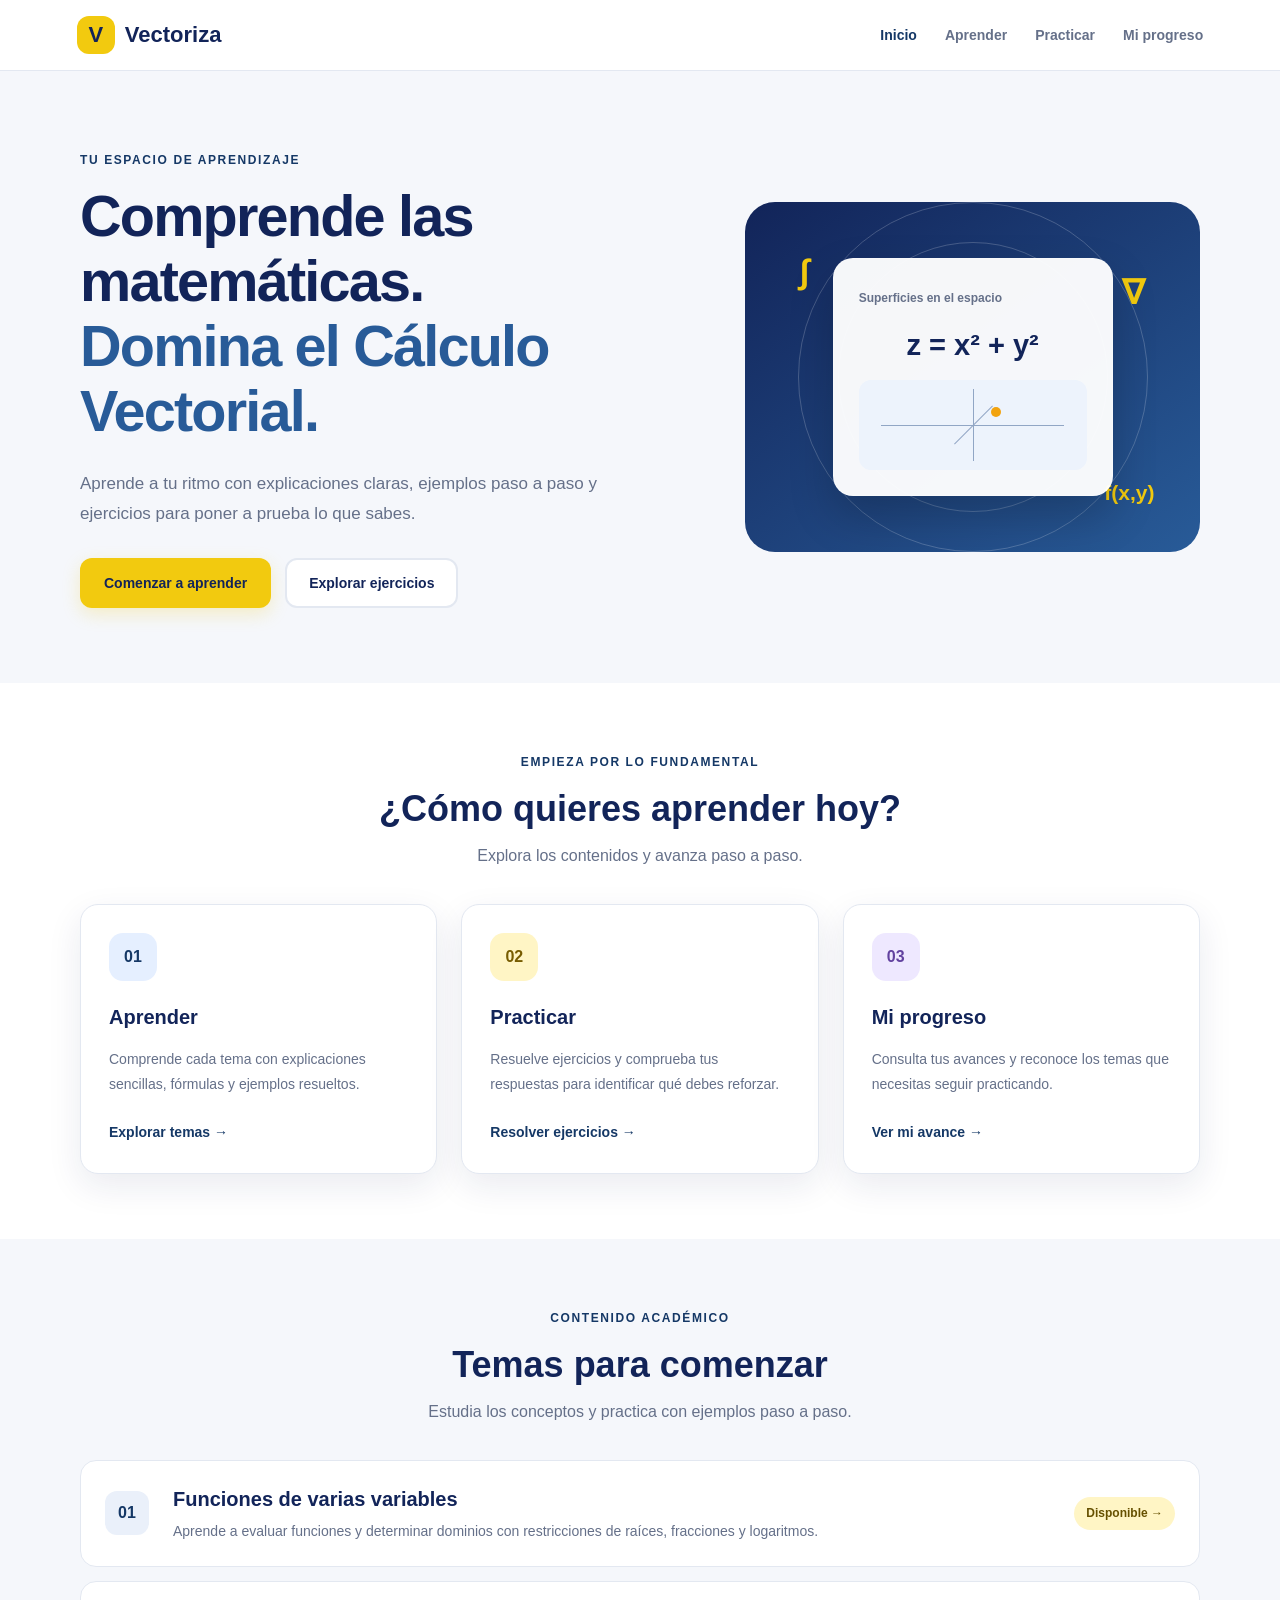
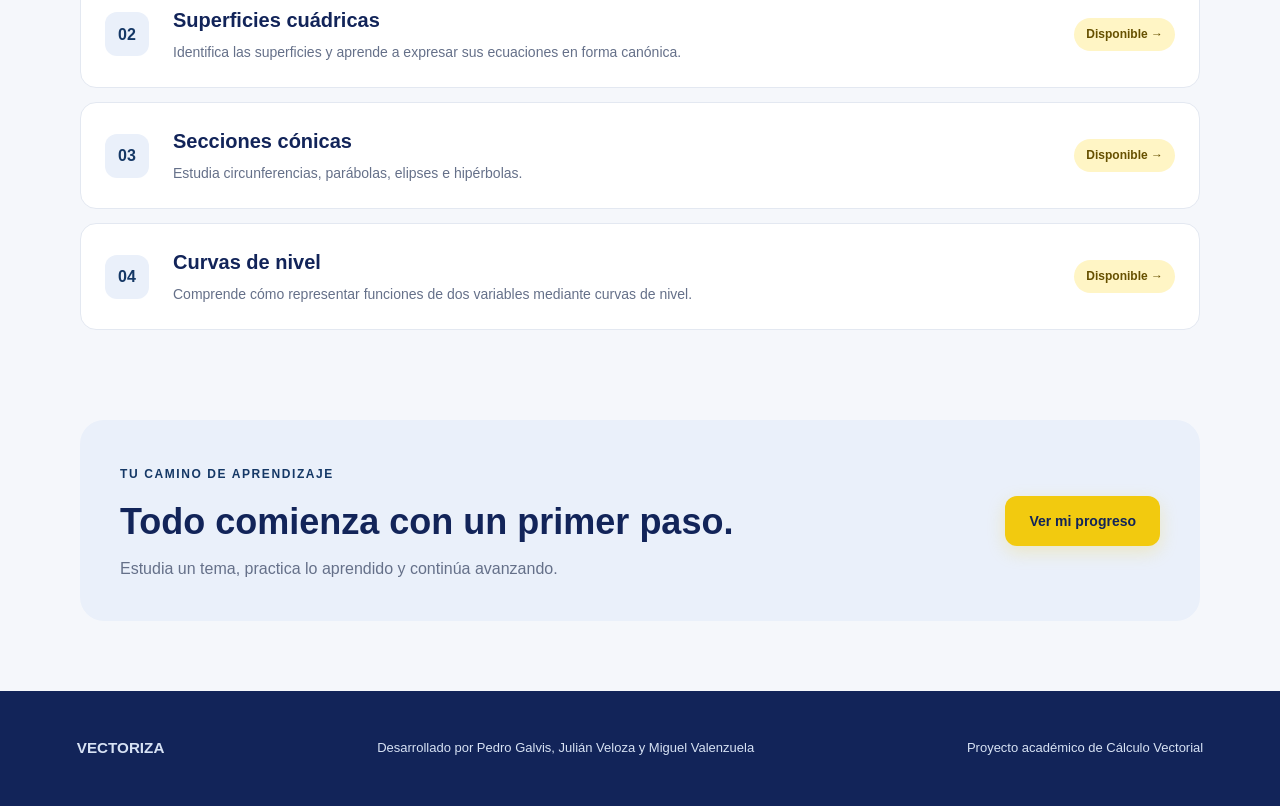
<file: index.html>
<!DOCTYPE html>
<html lang="es">
<head>
    <meta charset="UTF-8">
    <meta name="viewport" content="width=device-width, initial-scale=1.0">
    <meta name="description" content="Aprende Cálculo Vectorial con explicaciones, ejemplos y ejercicios interactivos.">
    <title>Vectoriza | Aprende Cálculo Vectorial</title>
    <link rel="stylesheet" href="css/styles.css">
    <script src="js/script.js" defer></script>
</head>
<body>
    <header class="navbar">
        <a href="#inicio" class="logo">
            <span class="logo-icon">V</span>
            <span>Vectoriza</span>
        </a>

        <nav class="nav-links">
            <a href="#inicio" class="active">Inicio</a>
            <a href="#aprender">Aprender</a>
            <a href="#practicar">Practicar</a>
            <a href="progreso.html">Mi progreso</a>
        </nav>
    </header>

    <main>
        <section class="hero" id="inicio">
            <div class="hero-content">
                <span class="eyebrow">TU ESPACIO DE APRENDIZAJE</span>

                <h1>
                    Comprende las matemáticas.<br>
                    <span>Domina el Cálculo Vectorial.</span>
                </h1>

                <p>
                    Aprende a tu ritmo con explicaciones claras,
                    ejemplos paso a paso y ejercicios para poner
                    a prueba lo que sabes.
                </p>

                <div class="hero-actions">
                    <a href="#aprender" class="btn btn-primary">
                        Comenzar a aprender
                    </a>

                    <a href="#practicar" class="btn btn-secondary">
                        Explorar ejercicios
                    </a>
                </div>
            </div>

            <div class="hero-visual" aria-label="Ilustración matemática">
                <div class="orbit orbit-one"></div>
                <div class="orbit orbit-two"></div>
                <div class="math-symbol symbol-one">∫</div>
                <div class="math-symbol symbol-two">∇</div>
                <div class="math-symbol symbol-three">f(x,y)</div>

                <div class="math-card">
                    <span>Superficies en el espacio</span>
                    <div class="equation">z = x² + y²</div>

                    <div class="mini-graph">
                        <div class="graph-axis axis-x"></div>
                        <div class="graph-axis axis-y"></div>
                        <div class="graph-axis axis-z"></div>
                        <div class="graph-point"></div>
                    </div>
                </div>
            </div>
        </section>

        <section class="learning-section" id="aprender">
            <div class="section-heading">
                <span class="eyebrow">EMPIEZA POR LO FUNDAMENTAL</span>
                <h2>¿Cómo quieres aprender hoy?</h2>
                <p>Explora los contenidos y avanza paso a paso.</p>
            </div>

            <div class="feature-grid">
                <article class="feature-card" id="lecciones">
                    <div class="feature-icon icon-blue">01</div>
                    <h3>Aprender</h3>
                    <p>
                        Comprende cada tema con explicaciones sencillas,
                        fórmulas y ejemplos resueltos.
                    </p>
                    <a href="#temas">Explorar temas <span>→</span></a>
                </article>

                <article class="feature-card" id="practicar">
                    <div class="feature-icon icon-yellow">02</div>
                    <h3>Practicar</h3>
                    <p>
                        Resuelve ejercicios y comprueba tus respuestas
                        para identificar qué debes reforzar.
                    </p>
                    <a href="#temas">Resolver ejercicios <span>→</span></a>
                </article>

                <article class="feature-card" id="progreso">
                    <div class="feature-icon icon-purple">03</div>
                    <h3>Mi progreso</h3>
                    <p>
                        Consulta tus avances y reconoce los temas
                        que necesitas seguir practicando.
                    </p>
                    <a href="progreso.html">Ver mi avance <span>→</span></a>
                </article>
            </div>
        </section>

        <section class="topics-section" id="temas">
            <div class="section-heading">
                <span class="eyebrow">CONTENIDO ACADÉMICO</span>
                <h2>Temas para comenzar</h2>
                <p>Estudia los conceptos y practica con ejemplos paso a paso.</p>
            </div>

            <div class="topic-list">
                <article class="topic-item">
                    <span class="topic-number">01</span>

                    <div>
                        <h3>Funciones de varias variables</h3>
                        <p>
                            Aprende a evaluar funciones y determinar dominios
                            con restricciones de raíces, fracciones y logaritmos.
                        </p>
                    </div>

                    <a class="topic-status topic-link" href="funciones.html">
                        Disponible →
                    </a>
                </article>

                <article class="topic-item">
                    <span class="topic-number">02</span>

                    <div>
                        <h3>Superficies cuádricas</h3>
                        <p>
                            Identifica las superficies y aprende a expresar
                            sus ecuaciones en forma canónica.
                        </p>
                    </div>

                    <a class="topic-status topic-link" href="cuadricas.html">
                        Disponible →
                    </a>
                </article>

                <article class="topic-item">
                    <span class="topic-number">03</span>

                    <div>
                        <h3>Secciones cónicas</h3>
                        <p>
                            Estudia circunferencias, parábolas,
                            elipses e hipérbolas.
                        </p>
                    </div>

                    <a class="topic-status topic-link" href="conicas.html">
                        Disponible →
                    </a>
                </article>

                <article class="topic-item">
                    <span class="topic-number">04</span>

                    <div>
                        <h3>Curvas de nivel</h3>
                        <p>
                            Comprende cómo representar funciones de dos
                            variables mediante curvas de nivel.
                        </p>
                    </div>

                    <a class="topic-status topic-link" href="curvas.html">
                        Disponible →
                    </a>
                </article>
            </div>
        </section>

        <section class="progress-section" id="progreso-info">
            <div>
                <span class="eyebrow">TU CAMINO DE APRENDIZAJE</span>
                <h2>Todo comienza con un primer paso.</h2>
                <p>
                    Estudia un tema, practica lo aprendido y continúa avanzando.
                </p>
            </div>

            <a href="progreso.html" class="btn btn-primary">
                Ver mi progreso
            </a>
        </section>
    </main>

<footer class="footer">

    <h3>VECTORIZA</h3>
    <p>Desarrollado por Pedro Galvis, Julián Veloza y Miguel Valenzuela</p>
    <p>Proyecto académico de Cálculo Vectorial</p>
    
</footer>
</body>
</html>
</file>
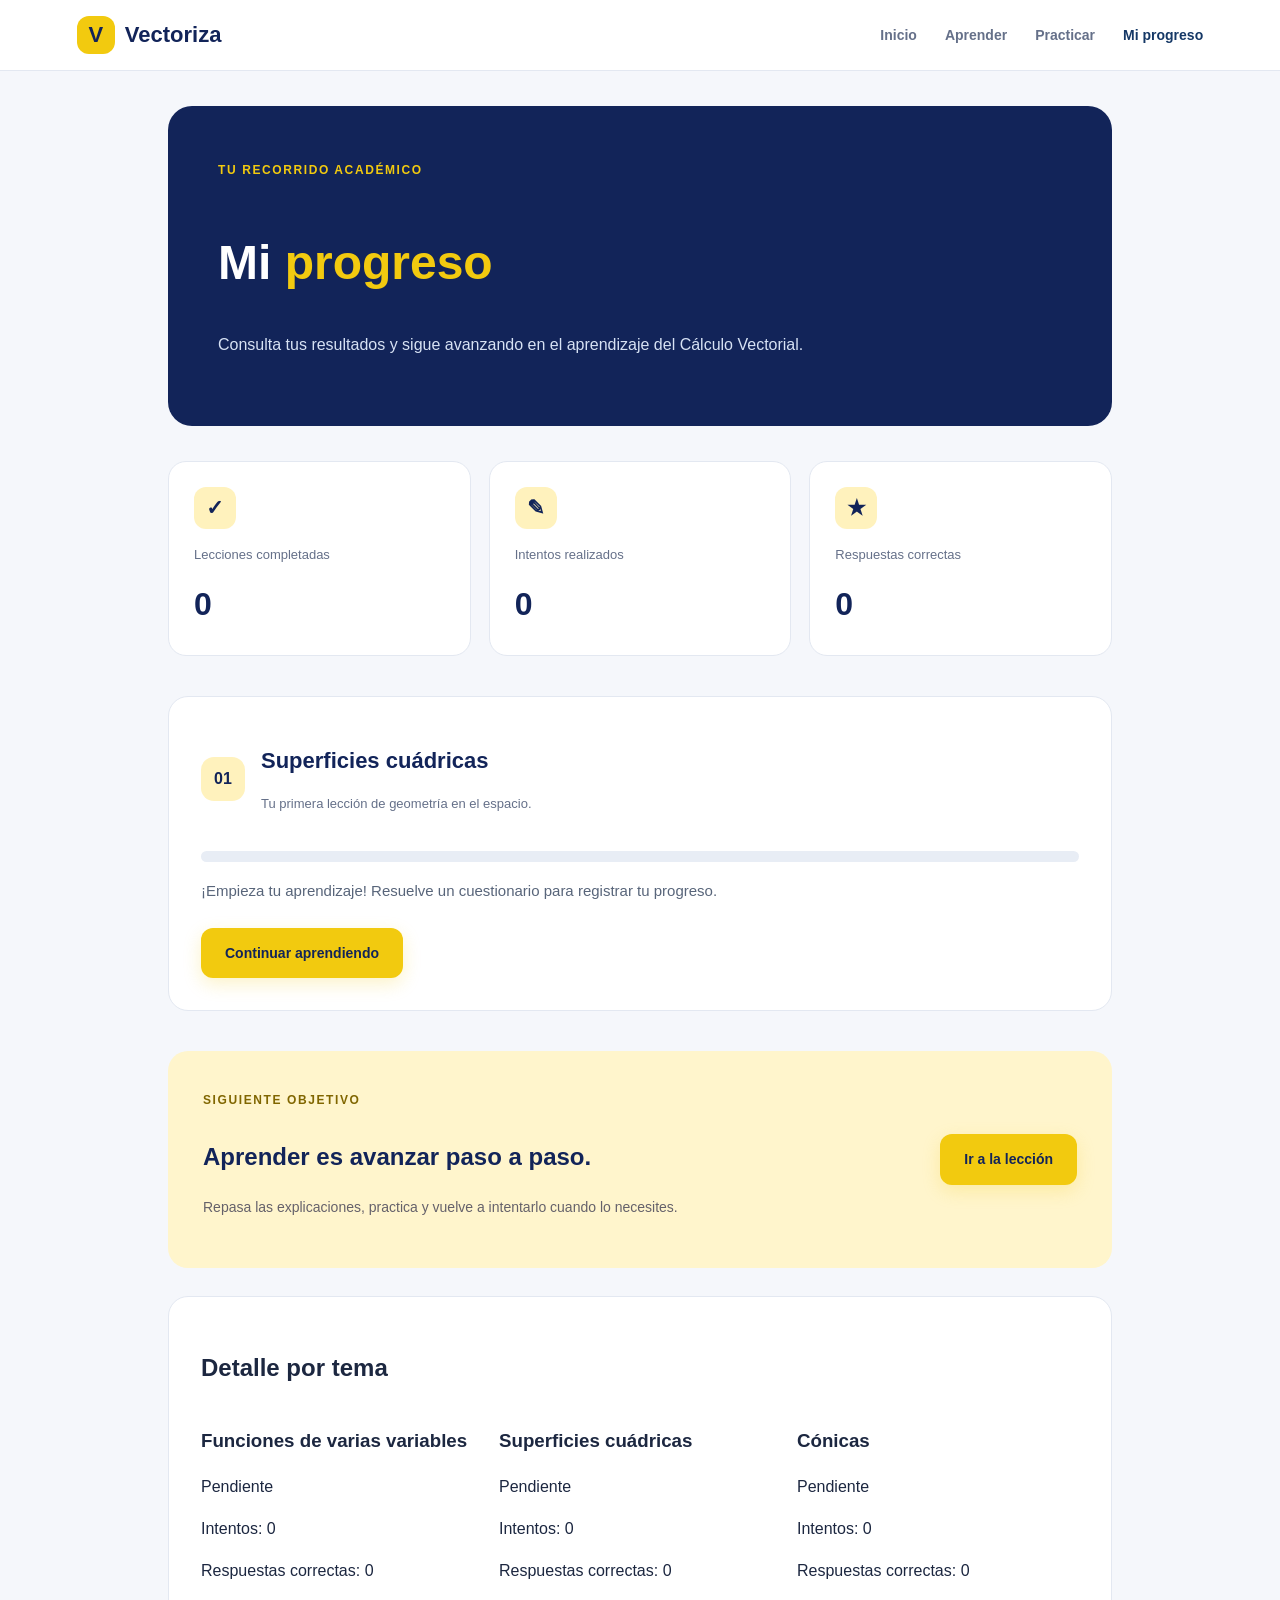
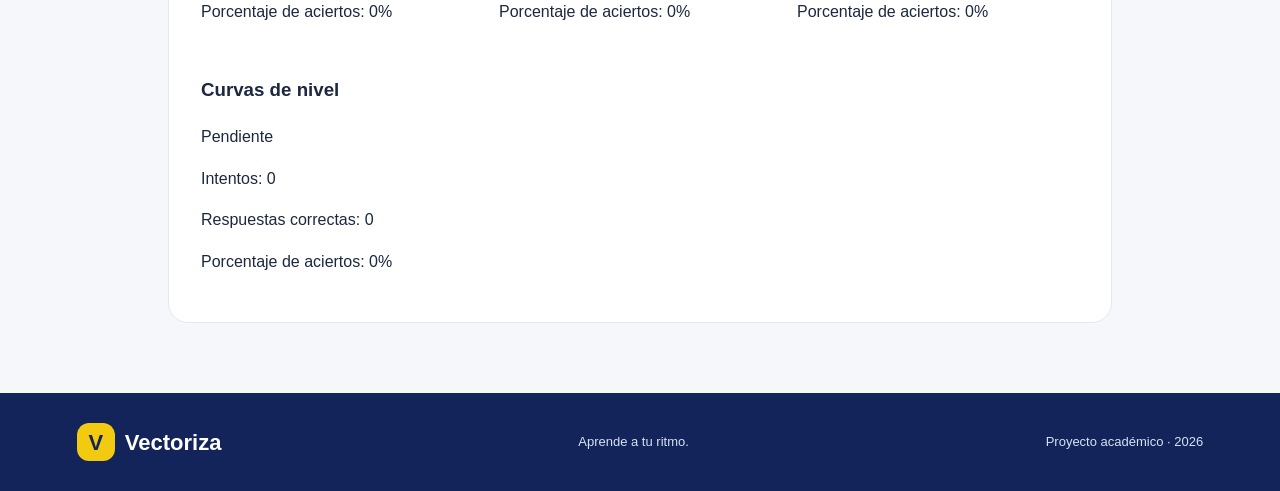
<file: progreso.html>
<!DOCTYPE html>
<html lang="es">
<head>
    <meta charset="UTF-8">
    <meta name="viewport" content="width=device-width, initial-scale=1.0">
    <meta name="description" content="Consulta tu avance en Vectoriza.">
    <title>Mi progreso | Vectoriza</title>
    <link rel="stylesheet" href="css/styles.css">
    <script src="js/script.js" defer></script>
</head>
<body>
    <header class="navbar">
        <a href="index.html" class="logo">
            <span class="logo-icon">V</span>
            <span>Vectoriza</span>
        </a>
        <nav class="nav-links">
            <a href="index.html">Inicio</a>
            <a href="cuadricas.html">Aprender</a>
            <a href="cuadricas.html#practica">Practicar</a>
            <a href="progreso.html" class="active">Mi progreso</a>
        </nav>
    </header>

    <main class="lesson-container">
        <section class="lesson-hero">
            <span class="eyebrow">TU RECORRIDO ACADÉMICO</span>
            <h1>Mi <span>progreso</span></h1>
            <p>
                Consulta tus resultados y sigue avanzando en el aprendizaje
                del Cálculo Vectorial.
            </p>
        </section>

        <section class="progress-dashboard">
            <article class="progress-stat">
                <span class="stat-icon">✓</span>
                <p>Lecciones completadas</p>
                <strong id="completed-count">0</strong>
            </article>

            <article class="progress-stat">
                <span class="stat-icon">✎</span>
                <p>Intentos realizados</p>
                <strong id="attempt-count">0</strong>
            </article>

            <article class="progress-stat">
                <span class="stat-icon">★</span>
                <p>Respuestas correctas</p>
                <strong id="correct-count">0</strong>
            </article>
        </section>

        <section class="lesson-block">
            <div class="lesson-heading">
                <span class="lesson-number">01</span>
                <div>
                    <h2>Superficies cuádricas</h2>
                    <p>Tu primera lección de geometría en el espacio.</p>
                </div>
            </div>

            <div class="progress-track">
                <div class="progress-fill" id="lesson-progress-fill"></div>
            </div>

            <p class="progress-description" id="lesson-progress-text">
                Todavía no has completado esta lección.
            </p>

            <a href="cuadricas.html" class="btn btn-primary">
                Continuar aprendiendo
            </a>
        </section>

        <section class="lesson-finish">
            <div>
                <span class="eyebrow">SIGUIENTE OBJETIVO</span>
                <h2>Aprender es avanzar paso a paso.</h2>
                <p>Repasa las explicaciones, practica y vuelve a intentarlo cuando lo necesites.</p>
            </div>
            <a href="cuadricas.html" class="btn btn-primary">Ir a la lección</a>
        </section>
    
        <section class="lesson-block progress-details-section">
            <h2>Detalle por tema</h2>
            <div id="progress-details" class="progress-details"></div>
        </section>

    </main>

    <footer class="footer">
        <a href="index.html" class="logo">
            <span class="logo-icon">V</span>
            <span>Vectoriza</span>
        </a>
        <p>Aprende a tu ritmo.</p>
        <span>Proyecto académico · 2026</span>
    </footer>
    <script src="js/progreso.js" defer></script>
</body>
</html>
</file>
<file: css/styles.css>
/* Lecciones de Vectoriza */
.lesson-container {
    max-width: 1000px;
    margin: 0 auto;
    padding: 35px 28px 70px;
}

.back-link {
    display: inline-block;
    margin-bottom: 25px;
    color: #285b98;
    font-size: 14px;
    font-weight: 700;
}

.lesson-hero {
    padding: 50px;
    background: var(--navy);
    color: var(--white);
    border-radius: 24px;
}

.lesson-hero .eyebrow {
    color: var(--yellow);
}

.lesson-hero h1 {
    font-family: 'Manrope', sans-serif;
    font-size: clamp(32px, 5vw, 48px);
    line-height: 1.2;
}

.lesson-hero h1 span {
    color: var(--yellow);
}

.lesson-hero > p {
    max-width: 650px;
    margin-top: 18px;
    color: #d7e2f4;
    line-height: 1.8;
}

.lesson-tags {
    display: flex;
    flex-wrap: wrap;
    gap: 10px;
    margin-top: 25px;
}

.lesson-tags span {
    padding: 7px 12px;
    color: #edf3ff;
    background: #263a6c;
    border: 1px solid #40517f;
    border-radius: 30px;
    font-size: 12px;
}

.lesson-block {
    margin-top: 40px;
    padding: 32px;
    background: var(--white);
    border: 1px solid var(--border);
    border-radius: 20px;
}

.lesson-heading {
    display: flex;
    align-items: center;
    gap: 16px;
    margin-bottom: 23px;
}

.lesson-number,
.step-index {
    flex-shrink: 0;
    display: grid;
    place-items: center;
    width: 44px;
    height: 44px;
    color: var(--navy);
    background: #fff2bd;
    border-radius: 13px;
    font-weight: 800;
}

.lesson-heading h2 {
    color: var(--navy);
    font-family: 'Manrope', sans-serif;
    font-size: 22px;
    line-height: 1.3;
}

.lesson-heading p {
    margin-top: 4px;
    color: var(--muted);
    font-size: 13px;
}

.lesson-block > p {
    color: #58657a;
    font-size: 15px;
    line-height: 1.9;
}

.formula-card {
    margin-top: 24px;
    padding: 25px;
    text-align: center;
    background: #f2f6fc;
    border: 1px solid #e3ebf7;
    border-radius: 16px;
}

.formula-card > span,
.step-label {
    color: #285b98;
    font-size: 11px;
    font-weight: 800;
    letter-spacing: 1.3px;
}

.formula {
    margin: 16px 0;
    color: var(--navy);
    font-family: 'Manrope', sans-serif;
    font-size: clamp(19px, 3vw, 27px);
    font-weight: 800;
    overflow-wrap: anywhere;
}

.formula-card > p {
    color: var(--muted);
    font-size: 13px;
}

.worked-example {
    padding: 28px;
    background: #fbfcff;
    border: 1px solid var(--border);
    border-radius: 16px;
}

.worked-example > h3 {
    margin-top: 10px;
    color: var(--navy);
    font-size: 20px;
}

.solution-step {
    display: flex;
    align-items: flex-start;
    gap: 15px;
    padding: 23px 0;
    border-top: 1px solid var(--border);
}

.solution-step:first-of-type {
    margin-top: 20px;
}

.step-index {
    width: 34px;
    height: 34px;
    background: var(--blue-light);
    border-radius: 10px;
    font-size: 13px;
}

.solution-step h4 {
    color: var(--navy);
    font-size: 15px;
}

.solution-step p {
    margin-top: 6px;
    color: var(--muted);
    font-size: 14px;
    line-height: 1.7;
}

.formula-small {
    margin: 12px 0 0;
    font-size: clamp(17px, 2.5vw, 22px);
}

.answer-note {
    margin-top: 13px;
    padding: 15px;
    color: #234f3a;
    background: #eaf7ef;
    border-radius: 10px;
    font-size: 14px;
    line-height: 1.7;
}

.quiz-card {
    padding: 28px;
    background: #fbfcff;
    border: 1px solid var(--border);
    border-radius: 16px;
}

.quiz-card h3 {
    margin-top: 12px;
    color: var(--navy);
    font-size: 20px;
}

.quiz-options {
    display: grid;
    gap: 12px;
    margin: 25px 0 18px;
}

.quiz-option {
    padding: 15px 17px;
    color: var(--text);
    background: var(--white);
    border: 1px solid #dce3ee;
    border-radius: 12px;
    text-align: left;
    font: inherit;
    font-size: 14px;
    cursor: pointer;
    transition: border-color 0.2s, background 0.2s;
}

.quiz-option:hover {
    border-color: #7394c4;
    background: #f2f6fc;
}

.quiz-option.selected {
    border: 2px solid #285b98;
    background: #eaf1fb;
}

.quiz-option.correct {
    border: 2px solid #278354;
    background: #eaf7ef;
}

.quiz-option.incorrect {
    border: 2px solid #c64b4b;
    background: #fff0f0;
}

.quiz-feedback {
    margin: 16px 0;
    color: var(--muted);
    font-size: 14px;
    line-height: 1.7;
}

.quiz-feedback.success {
    color: #237347;
}

.quiz-feedback.error {
    color: #a63434;
}

.quiz-card .btn {
    margin: 5px 6px 0 0;
    border: 0;
    cursor: pointer;
    font-family: inherit;
}

.lesson-finish {
    margin-top: 40px;
    padding: 35px;
    display: flex;
    align-items: center;
    justify-content: space-between;
    gap: 25px;
    background: #fff5cc;
    border-radius: 20px;
}

.lesson-finish .eyebrow {
    color: #806600;
    margin-bottom: 8px;
}

.lesson-finish h2 {
    color: var(--navy);
    font-family: 'Manrope', sans-serif;
    font-size: 24px;
}

.lesson-finish p {
    max-width: 550px;
    margin-top: 8px;
    color: #65616a;
    font-size: 14px;
}

@media (max-width: 650px) {
    .lesson-container {
        padding: 25px 16px 45px;
    }

    .lesson-hero {
        padding: 30px 24px;
    }

    .lesson-block,
    .worked-example,
    .quiz-card {
        padding: 22px 18px;
    }

    .lesson-heading h2 {
        font-size: 19px;
    }

    .lesson-finish {
        align-items: flex-start;
        flex-direction: column;
        padding: 27px 22px;
    }

    .solution-step {
        gap: 10px;
    }
}

/* Panel de progreso */
.progress-dashboard {
    display: grid;
    grid-template-columns: repeat(3, minmax(0, 1fr));
    gap: 18px;
    margin-top: 35px;
}

.progress-stat {
    padding: 25px;
    background: var(--white);
    border: 1px solid var(--border);
    border-radius: 18px;
}

.stat-icon {
    display: grid;
    place-items: center;
    width: 42px;
    height: 42px;
    margin-bottom: 16px;
    color: var(--navy);
    background: #fff2bd;
    border-radius: 12px;
    font-size: 21px;
    font-weight: 800;
}

.progress-stat p {
    color: var(--muted);
    font-size: 13px;
}

.progress-stat strong {
    display: block;
    margin-top: 5px;
    color: var(--navy);
    font-family: 'Manrope', sans-serif;
    font-size: 32px;
}

.progress-track {
    width: 100%;
    height: 11px;
    margin: 20px 0 12px;
    overflow: hidden;
    background: #e8edf5;
    border-radius: 20px;
}

.progress-fill {
    width: 0;
    height: 100%;
    background: #2c8a60;
    border-radius: inherit;
    transition: width 0.3s ease;
}

.progress-description {
    margin-bottom: 22px;
    color: var(--muted);
    font-size: 14px;
}

@media (max-width: 650px) {
    .progress-dashboard {
        grid-template-columns: 1fr;
    }

    .progress-stat {
        padding: 20px;
    }
}

/* Catálogo de secciones cónicas */
.conic-grid {
    display: grid;
    grid-template-columns: repeat(2, minmax(0, 1fr));
    gap: 18px;
    margin-top: 30px;
}

.conic-card {
    padding: 26px;
    background: var(--white);
    border: 1px solid var(--border);
    border-radius: 18px;
    transition: transform 0.2s ease, box-shadow 0.2s ease;
}

.conic-card:hover {
    transform: translateY(-3px);
    box-shadow: var(--shadow);
}

.conic-symbol {
    width: 52px;
    height: 52px;
    display: grid;
    place-items: center;
    color: var(--navy);
    background: #fff2bd;
    border-radius: 15px;
    font-family: Georgia, serif;
    font-size: 30px;
}

.conic-card h3 {
    margin-top: 17px;
    color: var(--navy);
    font-family: 'Manrope', sans-serif;
    font-size: 19px;
}

.conic-card p {
    color: var(--muted);
    font-size: 14px;
    line-height: 1.8;
}

.conic-card .formula {
    min-height: 50px;
    display: flex;
    align-items: center;
}

@media (max-width: 650px) {
    .conic-grid {
        grid-template-columns: 1fr;
    }
}

/* Enlaces a lecciones disponibles */
.topic-link {
    display: inline-block;
    text-decoration: none;
    cursor: pointer;
    transition: transform 0.2s ease, background-color 0.2s ease;
}

.topic-link:hover {
    transform: translateY(-2px);
    background-color: var(--blue-light);
}

/* Acciones de los cuestionarios */
.quiz-actions {
    display: flex;
    flex-wrap: wrap;
    gap: 12px;
    margin-top: 18px;
}

.button-secondary {
    background: var(--blue-light);
    color: var(--blue);
    border: 1px solid var(--border);
}

.button-secondary:hover {
    filter: brightness(0.97);
}

.quiz-option:disabled {
    cursor: default;
    opacity: 1;
}

@media (max-width: 600px) {
    .quiz-actions {
        flex-direction: column;
    }
}

/* Detalle de resultados por tema */
.progress-details {
    display: grid;
    grid-template-columns: repeat(auto-fit, minmax(220px, 1fr));
    gap: 16px;
    margin-top: 18px;
}

.progress-detail-item {
    padding: 20px;
    background: var(--white);
    border: 1px solid var(--border);
    border-radius: var(--radius);
}

.progress-detail-item h3 {
    margin: 0 0 10px;
    color: var(--blue);
}

.progress-detail-item p {
    margin: 0;
    color: var(--muted);
    line-height: 1.6;
}

.progress-details-section {
    margin-top: 28px;
}

/* Explorador interactivo de curvas de nivel */
.level-controls {
    display: flex;
    align-items: center;
    flex-wrap: wrap;
    gap: 14px;
    margin: 22px 0;
}

.level-controls label {
    color: var(--text);
    font-weight: 700;
}

.level-controls input[type="range"] {
    flex: 1;
    min-width: 150px;
    accent-color: var(--orange);
    cursor: pointer;
}

.level-controls strong {
    color: var(--blue);
    min-width: 55px;
}

.level-graph-wrap {
    width: 100%;
    overflow: hidden;
    border: 1px solid var(--border);
    border-radius: 14px;
    background: white;
}

#level-graph {
    display: block;
    width: 100%;
    height: auto;
}

.graph-caption {
    margin-top: 14px;
    padding: 14px;
    background: var(--blue-light);
    color: var(--blue);
    border-radius: 10px;
    line-height: 1.6;
}

/* ===== ESTILOS GENERALES DE VECTORIZA ===== */
:root {
    --navy: #122459;
    --blue: #153866;
    --yellow: #f2ca0f;
    --orange: #f2a30f;
    --gray: #8c8c8c;
    --white: #ffffff;
    --background: #f5f7fb;
    --text: #1c2740;
    --muted: #657089;
    --border: #e3e8f1;
    --shadow: 0 12px 35px rgba(18, 36, 89, 0.09);
}

* {
    box-sizing: border-box;
}

html {
    scroll-behavior: smooth;
    scroll-padding-top: 90px;
}

body {
    margin: 0;
    background: var(--background);
    color: var(--text);
    font-family: Arial, Helvetica, sans-serif;
    line-height: 1.6;
}

a {
    color: inherit;
    text-decoration: none;
}

button,
input,
textarea {
    font: inherit;
}

.navbar {
    position: sticky;
    top: 0;
    z-index: 100;
    display: flex;
    align-items: center;
    justify-content: space-between;
    gap: 24px;
    padding: 16px max(6%, calc((100% - 1180px) / 2));
    background: rgba(255, 255, 255, 0.96);
    border-bottom: 1px solid var(--border);
    backdrop-filter: blur(12px);
}

.logo {
    display: inline-flex;
    align-items: center;
    gap: 10px;
    color: var(--navy);
    font-size: 22px;
    font-weight: 800;
}

.logo-icon {
    display: grid;
    place-items: center;
    width: 38px;
    height: 38px;
    border-radius: 12px;
    background: var(--yellow);
    color: var(--navy);
    font-weight: 900;
}

.nav-links {
    display: flex;
    align-items: center;
    gap: 28px;
}

.nav-links a {
    color: var(--muted);
    font-size: 14px;
    font-weight: 700;
    transition: color 0.2s;
}

.nav-links a:hover,
.nav-links a.active {
    color: var(--blue);
}

.hero {
    display: grid;
    grid-template-columns: 1.15fr 0.85fr;
    align-items: center;
    gap: 50px;
    max-width: 1180px;
    min-height: 540px;
    margin: 0 auto;
    padding: 75px 30px;
}

.hero-content {
    max-width: 650px;
}

.eyebrow {
    display: inline-block;
    margin-bottom: 14px;
    color: var(--blue);
    font-size: 12px;
    font-weight: 800;
    letter-spacing: 1.6px;
}

.hero h1 {
    margin: 0;
    color: var(--navy);
    font-size: clamp(36px, 4.5vw, 58px);
    line-height: 1.13;
    letter-spacing: -1.8px;
}

.hero h1 span {
    color: #285b98;
}

.hero-content > p {
    max-width: 550px;
    margin: 24px 0;
    color: var(--muted);
    font-size: 17px;
    line-height: 1.8;
}

.hero-actions {
    display: flex;
    flex-wrap: wrap;
    gap: 14px;
    margin-top: 28px;
}

.btn {
    display: inline-flex;
    align-items: center;
    justify-content: center;
    min-height: 48px;
    padding: 12px 22px;
    border: 2px solid transparent;
    border-radius: 12px;
    font-size: 14px;
    font-weight: 800;
    transition: transform 0.2s, box-shadow 0.2s;
}

.btn:hover {
    transform: translateY(-2px);
}

.btn-primary {
    background: var(--yellow);
    color: var(--navy);
    box-shadow: 0 6px 18px rgba(242, 202, 15, 0.22);
}

.btn-secondary {
    border-color: var(--border);
    background: var(--white);
    color: var(--navy);
}

.hero-visual {
    position: relative;
    display: grid;
    place-items: center;
    min-height: 350px;
    overflow: hidden;
    border-radius: 30px;
    background: linear-gradient(145deg, #122459, #285b98);
}

.orbit {
    position: absolute;
    width: 270px;
    height: 270px;
    border: 1px solid rgba(255, 255, 255, 0.2);
    border-radius: 50%;
}

.orbit-two {
    width: 350px;
    height: 350px;
}

.math-card {
    position: relative;
    z-index: 2;
    width: min(280px, 80%);
    padding: 25px;
    border: 1px solid rgba(255, 255, 255, 0.25);
    border-radius: 20px;
    background: rgba(255, 255, 255, 0.96);
    box-shadow: 0 20px 45px rgba(0, 0, 0, 0.2);
}

.math-card > span {
    color: var(--muted);
    font-size: 12px;
    font-weight: 700;
}

.equation {
    margin: 12px 0;
    color: var(--navy);
    font-size: 29px;
    font-weight: 800;
    text-align: center;
}

.mini-graph {
    position: relative;
    height: 90px;
    margin-top: 10px;
    overflow: hidden;
    border-radius: 12px;
    background: #edf3fc;
}

.graph-axis {
    position: absolute;
    background: #91a6c5;
}

.axis-x {
    top: 50%;
    left: 10%;
    width: 80%;
    height: 1px;
}

.axis-y {
    top: 10%;
    left: 50%;
    width: 1px;
    height: 80%;
}

.axis-z {
    top: 20%;
    left: 50%;
    width: 1px;
    height: 60%;
    transform: rotate(45deg);
}

.graph-point {
    position: absolute;
    top: 30%;
    left: 58%;
    width: 10px;
    height: 10px;
    border-radius: 50%;
    background: var(--orange);
}

.math-symbol {
    position: absolute;
    color: var(--yellow);
    font-size: 34px;
    font-weight: 800;
}

.symbol-one {
    top: 12%;
    left: 12%;
}

.symbol-two {
    right: 12%;
    top: 18%;
}

.symbol-three {
    right: 10%;
    bottom: 12%;
    font-size: 21px;
}

.learning-section,
.topics-section {
    max-width: 1180px;
    margin: 0 auto;
    padding: 65px 30px;
}

.learning-section {
    max-width: none;
    background: var(--white);
}

.learning-section > .section-heading,
.learning-section > .feature-grid,
.topics-section > .section-heading,
.topics-section > .topic-list {
    max-width: 1120px;
    margin-right: auto;
    margin-left: auto;
}

.section-heading {
    margin-bottom: 35px;
    text-align: center;
}

.section-heading h2,
.progress-section h2 {
    margin: 0 0 12px;
    color: var(--navy);
    font-size: clamp(27px, 3vw, 36px);
    line-height: 1.25;
}

.section-heading p,
.progress-section p {
    margin: 0;
    color: var(--muted);
}

.feature-grid {
    display: grid;
    grid-template-columns: repeat(3, minmax(0, 1fr));
    gap: 24px;
}

.feature-card {
    padding: 28px;
    border: 1px solid var(--border);
    border-radius: 18px;
    background: var(--white);
    box-shadow: var(--shadow);
    transition: transform 0.2s, border-color 0.2s;
}

.feature-card:hover {
    transform: translateY(-4px);
    border-color: #b8c9e3;
}

.feature-icon {
    display: grid;
    place-items: center;
    width: 48px;
    height: 48px;
    margin-bottom: 20px;
    border-radius: 14px;
    font-weight: 900;
}

.icon-blue {
    background: #e5efff;
    color: var(--blue);
}

.icon-yellow {
    background: #fff5c5;
    color: #775c00;
}

.icon-purple {
    background: #eee8ff;
    color: #6242a0;
}

.feature-card h3,
.topic-item h3 {
    margin: 0 0 10px;
    color: var(--navy);
    font-size: 20px;
}

.feature-card p,
.topic-item p {
    color: var(--muted);
    font-size: 14px;
    line-height: 1.8;
}

.feature-card > a {
    display: inline-block;
    margin-top: 10px;
    color: var(--blue);
    font-size: 14px;
    font-weight: 800;
}

.topic-list {
    display: grid;
    gap: 14px;
}

.topic-item {
    display: grid;
    grid-template-columns: 48px minmax(0, 1fr) auto;
    align-items: center;
    gap: 20px;
    padding: 22px 24px;
    border: 1px solid var(--border);
    border-radius: 16px;
    background: var(--white);
}

.topic-number {
    display: grid;
    place-items: center;
    width: 44px;
    height: 44px;
    border-radius: 12px;
    background: #eaf0fa;
    color: var(--blue);
    font-weight: 900;
}

.topic-item h3 {
    margin-bottom: 4px;
}

.topic-item p {
    margin: 0;
}

.topic-status {
    padding: 7px 12px;
    border-radius: 20px;
    background: #f0f2f6;
    color: var(--muted);
    font-size: 12px;
    font-weight: 800;
    white-space: nowrap;
}

.topic-link {
    background: #fff5c5;
    color: #665000;
}

.progress-section {
    display: flex;
    align-items: center;
    justify-content: space-between;
    gap: 30px;
    margin: 25px auto 70px;
    max-width: 1120px;
    padding: 40px;
    border-radius: 24px;
    background: #eaf0fa;
}

.progress-section > div {
    max-width: 700px;
}

.footer {
    display: flex;
    align-items: center;
    justify-content: space-between;
    gap: 20px;
    padding: 30px max(6%, calc((100% - 1180px) / 2));
    background: var(--navy);
    color: #d7e2f4;
    font-size: 13px;
}

.footer .logo {
    color: var(--white);
}

.footer p {
    margin: 0;
}

@media (max-width: 800px) {
    .navbar {
        flex-wrap: wrap;
        justify-content: center;
        padding: 14px 20px;
    }

    .nav-links {
        justify-content: center;
        flex-wrap: wrap;
        gap: 12px 20px;
    }

    .hero {
        grid-template-columns: 1fr;
        gap: 30px;
        padding: 50px 22px;
    }

    .hero-visual {
        min-height: 300px;
    }

    .feature-grid {
        grid-template-columns: 1fr;
    }

    .progress-section {
        margin: 20px 20px 45px;
        padding: 28px;
        flex-direction: column;
        align-items: flex-start;
    }

    .footer {
        flex-direction: column;
        text-align: center;
    }
}

@media (max-width: 520px) {
    .hero h1 {
        font-size: 36px;
        letter-spacing: -1px;
    }

    .hero-actions {
        flex-direction: column;
    }

    .btn {
        width: 100%;
    }

    .learning-section,
    .topics-section {
        padding: 45px 18px;
    }

    .topic-item {
        grid-template-columns: 38px minmax(0, 1fr);
        gap: 12px;
        padding: 18px;
    }

    .topic-number {
        width: 36px;
        height: 36px;
    }

    .topic-status {
        grid-column: 2;
        justify-self: start;
    }
}
</file>
